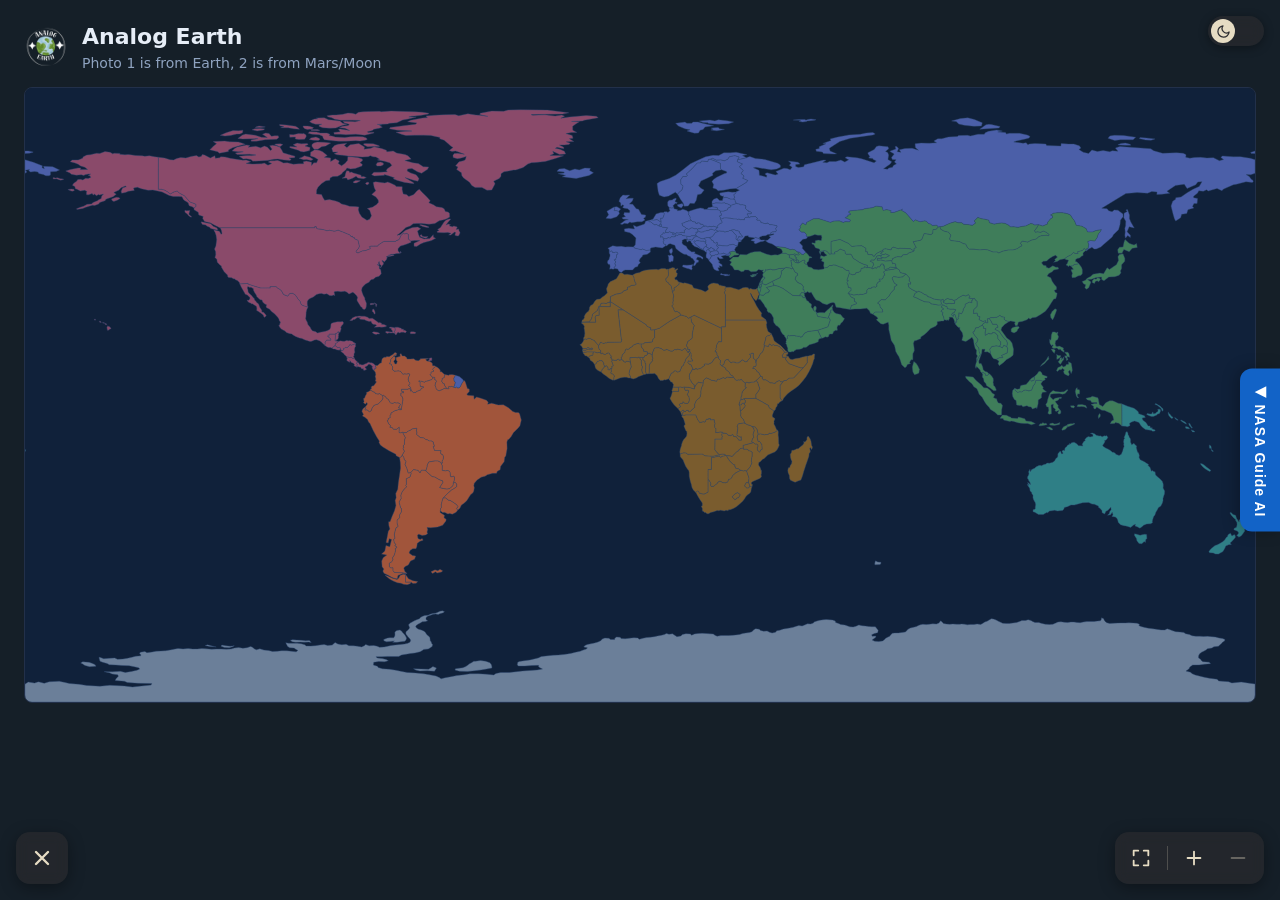
<file: map.html>
<!DOCTYPE html>
<html lang="tr">
<head>
  <meta charset="UTF-8">
  <meta name="viewport" content="width=device-width, initial-scale=1">
  <title>NSA Proje - Dünya Haritası</title>
  <link rel="stylesheet" href="style.css">
</head>
<body>
  <header class="top">
    <button id="menuBtn" aria-label="Menu">
  <img class="logo-dark"  src="images/menu.jpeg"       alt="☰">
  <img class="logo-light" src="images/menu.light.jpeg" alt="☰">
</button>
    <div>
      <h1>Analog Earth</h1>
      <p class="hint">Photo 1 is from Earth, 2 is from Mars/Moon</p>
    </div>
  </header>

  <div id="wrap">
    <svg id="map" viewBox="0 0 1000 500" preserveAspectRatio="none"></svg>
    <div id="selection"></div>
    <div id="popup" hidden></div>
  </div>

  <!-- Sağ alt kontroller -->
<div id="controls">
  <button id="fsBtn" title="Full screen" aria-label="Full screen">
    <svg class="ic-expand" viewBox="0 0 24 24"><path d="M4 9V4h5M15 4h5v5M20 15v5h-5M9 20H4v-5"/></svg>
    <svg class="ic-shrink" viewBox="0 0 24 24"><path d="M9 4v5H4M20 9h-5V4M15 20v-5h5M4 15h5v5"/></svg>
  </button>
  <span class="sep"></span>
  <button id="zoomIn" title="Zoom in" aria-label="Zoom in">
    <svg viewBox="0 0 24 24"><path d="M12 5v14M5 12h14"/></svg>
  </button>
  <button id="zoomOut" title="Zoom out" aria-label="Zoom out">
    <svg viewBox="0 0 24 24"><path d="M5 12h14"/></svg>
  </button>
</div>

<!-- Light / Dark switch -->
<button id="themeSwitch" role="switch" aria-checked="false" aria-label="Light mode" title="Light mode">
  <span class="knob">
    <svg class="ic-moon" viewBox="0 0 24 24"><path d="M21 12.8A9 9 0 1 1 11.2 3a7 7 0 0 0 9.8 9.8z"/></svg>
    <svg class="ic-sun" viewBox="0 0 24 24"><circle cx="12" cy="12" r="4"/><path d="M12 2v2M12 20v2M4.9 4.9l1.4 1.4M17.7 17.7l1.4 1.4M2 12h2M20 12h2M4.9 19.1l1.4-1.4M17.7 6.3l1.4-1.4"/></svg>
  </span>
</button>

<!-- A Projesi'ne dön -->
<a id="closeMap" href="index.html" title="Close" aria-label="Close map">
  <svg viewBox="0 0 24 24"><path d="M6 6l12 12M18 6L6 18"/></svg>
</a>
<!-- Yan panel -->
  <div id="overlay"></div>
  <aside id="panel">
    <div class="panel-head">
      <span>Menu</span>
      <button id="panelClose" class="x-btn" aria-label="Close">×</button>
    </div>
    <div id="panelList"></div>
  </aside>

  <!-- Düğmelere tıklayınca açılan ekran -->
  <div id="modal">
    <div class="modal-box">
      <button id="modalClose" class="x-btn" aria-label="Close">×</button>
      <h2 id="modalTitle"></h2>
      <div id="modalBody"></div>
    </div>
  </div>

<script src="d3.min.js"></script>
<script src="topojson-client.min.js"></script>
<script src="world.js"></script>
<script src="continents.js"></script>
<script src="points.js"></script>
<script src="texts.js"></script>
<script src="script.js"></script>
<script src="menu.js"></script>
<script src="filozoflar_nasa_asistan.js"></script>
</body>
</html>
</file>
<file: style.css>
* { box-sizing: border-box; }

body {
  margin: 0; padding: 24px; background: #151f28; color: #e6edf7;
  font-family: system-ui, -apple-system, "Segoe UI", sans-serif;
}
h1 { margin: 0 0 6px; font-size: 22px; }
.hint { margin: 0 0 16px; color: #8fa3c0; font-size: 14px; }

/* Harita alanı */
#wrap {
  position: relative; width: 100%; max-width: 1400px; margin: 0 auto;
  aspect-ratio: 2 / 1; user-select: none; cursor: crosshair;
  border: 1px solid #22304a; border-radius: 8px; overflow: hidden;
}
#map { width: 100%; height: 100%; display: block; }
.sphere  { fill: #10213a; }
.country { fill: #1d3557; stroke: #2e4a73; stroke-width: 0.4; }

/* ---------- NOKTALAR ---------- */

/* Her kıtanın parlama rengi (--glow) ve üzerine gelince açılan tonu (--glow-hi) */
.point.africa        { --glow: #ffc933; --glow-hi: #ffe596; }
.point.europe        { --glow: #7fc4ff; --glow-hi: #cfe9ff; }
.point.asia          { --glow: #3dff9a; --glow-hi: #b4ffd8; }
.point.north-america { --glow: #ff5fa8; --glow-hi: #ffc2de; }
.point.south-america { --glow: #ff6b3d; --glow-hi: #ffc0a8; }
.point.oceania       { --glow: #28e6e0; --glow-hi: #a8f7f4; }
.point.antarctica    { --glow: #d6ecff; --glow-hi: #ffffff; }

/* Varsayılan: seçilmemiş noktalar tamamen görünmez ve tıklanamaz */
.point {
  fill: var(--glow, #ffd54a);
  opacity: 0 !important;
  pointer-events: none !important;
  transform-box: fill-box;
  transform-origin: center;
}

/* Seçim alanındaki noktalar: görünür, kıta renginde parlar, tıklanabilir */
.point.active {
  opacity: 1 !important;
  pointer-events: auto !important;
  cursor: pointer;
  filter: drop-shadow(0 0 4px var(--glow, #ffd54a)) drop-shadow(0 0 8px var(--glow, #ffb300));
  animation: glow 1.8s ease-in-out infinite;
}

/* Üzerine gelince daha açık ve güçlü parlama */
.point.active:hover {
  fill: var(--glow-hi, #fff3b0);
  filter: drop-shadow(0 0 6px #fff) drop-shadow(0 0 14px var(--glow, #ffd54a)) drop-shadow(0 0 24px var(--glow, #ff9800));
  animation: pulse .7s ease-in-out infinite;
}

@keyframes glow {
  0%, 100% { transform: scale(1); }
  50%      { transform: scale(1.25); }
}
@keyframes pulse {
  0%, 100% { transform: scale(1.3); }
  50%      { transform: scale(1.9); }
}

/* ---------- SEÇİM DİKDÖRTGENİ ---------- */
#selection {
  position: absolute; display: none; pointer-events: none;
  border: 1.5px dashed #5cc8ff; background: rgba(92, 200, 255, .12);
}

/* ---------- AÇIKLAMA KUTUSU ---------- */
#popup {
  position: absolute; max-width: 260px; padding: 10px 14px; z-index: 5;
  background: #fff8dc; color: #1b1b1b; border-radius: 8px; cursor: default;
  box-shadow: 0 6px 24px rgba(0,0,0,.5); font-size: 14px; line-height: 1.4;
}
#popup[hidden] { display: none; }
#popup strong { display: block; margin-bottom: 4px; }

#popup { width: 260px; }

.slider {
  position: relative; height: 140px; overflow: hidden;
  border-radius: 6px; margin-bottom: 8px;
  touch-action: pan-y;          /* dokunmatikte yatay kaydırmayı bize bırak */
  cursor: grab;
}
.track { display: flex; height: 100%; }
.track img {
  flex: 0 0 100%; width: 100%; height: 100%;
  object-fit: cover; user-select: none;
}

.nav {
  position: absolute; top: 50%; transform: translateY(-50%);
  width: 26px; height: 26px; border: 0; border-radius: 50%;
  background: rgba(0,0,0,.5); color: #fff; font-size: 18px; line-height: 1;
  cursor: pointer; padding: 0;
}
.nav:hover { background: rgba(0,0,0,.75); }
.nav.prev { left: 6px; }
.nav.next { right: 6px; }

.dots {
  position: absolute; bottom: 6px; left: 0; right: 0;
  display: flex; justify-content: center; gap: 5px; pointer-events: none;
}
.dots i {
  width: 7px; height: 7px; border-radius: 50%;
  background: rgba(255,255,255,.5);
}
.dots i.on { background: #fff; }

/* ---------- ÜST BAŞLIK + MENÜ DÜĞMESİ ---------- */
.top { display: flex; align-items: center; gap: 14px; margin-bottom: 16px; }
.top .hint { margin: 0; }

#menuBtn {
  width: 44px; height: 44px; padding: 0; flex: none;
  border: 1px solid #2e4a73; border-radius: 10px; background: #10213a;
  color: #e6edf7; font-size: 22px; cursor: pointer; overflow: hidden;
  display: grid; place-items: center;
}
#menuBtn:hover { border-color: #5cc8ff; }
#menuBtn img { width: 100%; height: 100%; object-fit: cover; display: block; }

/* ---------- KARARTMA + YAN PANEL ---------- */
#overlay {
  position: fixed; inset: 0; z-index: 50;
  background: rgba(0, 0, 0, .78);
  opacity: 0; pointer-events: none; transition: opacity .25s;
}
#panel {
  position: fixed; top: 0; left: 0; bottom: 0; z-index: 60;
  width: 280px; max-width: 85vw;
  background: #0f1a2e; border-right: 1px solid #22304a;
  display: flex; flex-direction: column;
  transform: translateX(-100%); transition: transform .25s;
}
body.panel-open #overlay { opacity: 1; pointer-events: auto; }
body.panel-open #panel   { transform: none; }

.panel-head {
  display: flex; justify-content: space-between; align-items: center;
  padding: 14px 16px; font-weight: 600; border-bottom: 1px solid #22304a;
}
.x-btn {
  background: none; border: 0; color: #8fa3c0;
  font-size: 26px; line-height: 1; cursor: pointer;
}
.x-btn:hover { color: #fff; }

#panelList {
  overflow-y: auto; padding: 12px;
  display: flex; flex-direction: column; gap: 8px;
}
.menu-item {
  text-align: left; padding: 11px 14px;
  border: 1px solid #2e4a73; border-radius: 8px;
  background: #142238; color: #e6edf7;
  font: inherit; font-size: 14px; cursor: pointer;
}
.menu-item:hover { background: #1d3557; border-color: #5cc8ff; }
.menu-item.howto { background: #1d3557; border-color: #5cc8ff; font-weight: 600; }

/* ---------- AÇILAN EKRAN (MODAL) ---------- */
#modal {
  position: fixed; inset: 0; z-index: 100;
  display: none; align-items: center; justify-content: center;
  background: rgba(0, 0, 0, .55); padding: 20px;
}
#modal.open { display: flex; }
.modal-box {
  position: relative; width: 100%; max-width: 560px; max-height: 85vh;
  overflow-y: auto; padding: 24px;
  background: #142238; border: 1px solid #2e4a73; border-radius: 12px;
}
.modal-box .x-btn { position: absolute; top: 10px; right: 14px; }
.modal-box h2 { margin: 0 30px 14px 0; font-size: 20px; }
#modalBody img {
  display: block; width: 100%; border-radius: 8px; margin-bottom: 12px;
}
#modalBody p { margin: 0; line-height: 1.6; white-space: pre-line; }

/* ---------- SÖZLÜK ---------- */
#dictSearch {
  width: 100%; padding: 10px 12px; margin-bottom: 12px;
  border: 1px solid #2e4a73; border-radius: 8px;
  background: #0f1a2e; color: #e6edf7; font: inherit; font-size: 14px;
}
#dictSearch:focus { outline: none; border-color: #5cc8ff; }

#dictList { max-height: 55vh; overflow-y: auto; }

.dict-item {
  padding: 10px 2px; border-bottom: 1px solid #22304a;
  line-height: 1.5; white-space: pre-line;
}
.dict-item:last-child { border-bottom: 0; }

/* ---------- KITA RENKLERİ ---------- */
.country.africa        { fill: #7a5c2e; }
.country.europe        { fill: #4b5fa8; }
.country.asia          { fill: #3f7d5a; }
.country.north-america { fill: #8a4a6a; }
.country.south-america { fill: #a1553b; }
.country.oceania       { fill: #2f7f86; }
.country.antarctica    { fill: #6b7f99; }
.menu-item.africa        { color: #e0b36a; }
.menu-item.europe        { color: #8ea2ff; }
.menu-item.asia          { color: #6fd39a; }
.menu-item.north-america { color: #e58db8; }
.menu-item.south-america { color: #f0906f; }
.menu-item.oceania       { color: #5cc8d0; }
.menu-item.antarctica    { color: #a9bdd6; }

/* ---------- PANELDE KITA BAŞLIKLARI ---------- */
.continent-title {
  margin: 20px 4px 2px;
  padding-bottom: 6px;
  font-family: "Trebuchet MS", "Segoe UI", system-ui, sans-serif;
  font-size: 21px;
  font-weight: 800;
  letter-spacing: .05em;
  border-bottom: 1px solid rgba(255, 255, 255, .14);
}

.continent-title.africa        { color: #e0b36a; }
.continent-title.europe        { color: #8ea2ff; }
.continent-title.asia          { color: #6fd39a; }
.continent-title.north-america { color: #e58db8; }
.continent-title.south-america { color: #f0906f; }
.continent-title.oceania       { color: #5cc8d0; }
.continent-title.antarctica    { color: #a9bdd6; }

/* ---------- TAM EKRAN MODU (sadece body'de "fs" sınıfı varken) ---------- */
body.fs {
  margin: 0;
  padding: 0;
  height: 100vh;
  height: 100dvh;
  overflow: hidden;
  background: #10213a;
  display: flex;
  align-items: center;
  justify-content: center;
}

body.fs #wrap {
  width: min(100vw, 240vh);
  width: min(100vw, 240dvh);
  height: min(100vh, 62.5vw);
  height: min(100dvh, 62.5vw);
  aspect-ratio: auto;
  max-width: none;
  margin: 0;
  border: 0;
  border-radius: 0;
  touch-action: none;
}

body.fs .top {
  position: fixed;
  top: 12px;
  left: 12px;
  z-index: 20;
  margin: 0;
  padding: 8px 14px 8px 8px;
  max-width: calc(100vw - 24px);
  background: rgba(11, 18, 32, .72);
  border: 1px solid #22304a;
  border-radius: 12px;
  backdrop-filter: blur(4px);
}
body.fs .top h1 { font-size: 18px; }
body.fs .top .hint { font-size: 12px; }

/* ---------- SAĞ ALT KONTROLLER ---------- */
#controls {
  position: fixed;
  right: 16px;
  bottom: 16px;
  z-index: 30;
  display: flex;
  align-items: center;
  gap: 4px;
  padding: 6px;
  background: rgba(45, 45, 48, .62);
  border-radius: 14px;
  box-shadow: 0 4px 16px rgba(0, 0, 0, .35);
  backdrop-filter: blur(6px);
  -webkit-backdrop-filter: blur(6px);
}
#controls button {
  width: 40px; height: 40px; padding: 0;
  display: grid; place-items: center;
  border: 0; border-radius: 10px;
  background: transparent; color: #e6dcc3;
  cursor: pointer;
}
#controls button:hover  { background: rgba(230, 220, 195, .14); color: #f1e8d0; }
#controls button:active { background: rgba(230, 220, 195, .22); }
#controls button:disabled { opacity: .35; cursor: default; background: transparent; }
#controls svg {
  width: 22px; height: 22px;
  fill: none; stroke: currentColor; stroke-width: 2;
  stroke-linecap: round; stroke-linejoin: round;
}
#controls .sep { width: 1px; height: 24px; margin: 0 2px; background: rgba(230, 220, 195, .22); }

/* Tam ekran düğmesinin simgesi moda göre değişir */
.ic-shrink { display: none; }
body.fs .ic-expand { display: none; }
body.fs .ic-shrink { display: block; }

/* Yakınlaştırmada sınır çizgileri kalınlaşmasın, kaydırırken imleç değişsin */
.country { vector-effect: non-scaling-stroke; }
#wrap.panning { cursor: grabbing; }

/* ---------- KAYNAKLAR (SOURCE) ---------- */
#sourceList { max-height: 60vh; overflow-y: auto; }

.source-item {
  padding: 10px 2px;
  border-bottom: 1px solid #22304a;
  line-height: 1.5;
  white-space: pre-line;
  overflow-wrap: anywhere;
}
.source-item:last-child { border-bottom: 0; }

.source-item a {
  color: #8fd0ff;
  text-decoration: underline;
  text-underline-offset: 3px;
}
.source-item a:hover { color: #ffffff; }

/* ---------- LIGHT / DARK SWITCH ---------- */
#themeSwitch {
  position: fixed; top: 16px; right: 16px; z-index: 30;
  width: 56px; height: 30px; padding: 0;
  border: 0; border-radius: 15px;
  background: rgba(45, 45, 48, .62);
  box-shadow: 0 2px 10px rgba(0, 0, 0, .35);
  backdrop-filter: blur(6px);
  -webkit-backdrop-filter: blur(6px);
  cursor: pointer;
  transition: background .2s;
}
#themeSwitch[aria-checked="true"] { background: rgba(150, 120, 60, .8); }

#themeSwitch .knob {
  position: absolute; top: 3px; left: 3px;
  width: 24px; height: 24px; border-radius: 50%;
  background: #e6dcc3; color: #2d2d30;
  display: grid; place-items: center;
  transition: transform .2s;
}
#themeSwitch[aria-checked="true"] .knob { transform: translateX(26px); }

#themeSwitch svg {
  width: 15px; height: 15px;
  fill: none; stroke: currentColor; stroke-width: 2;
  stroke-linecap: round; stroke-linejoin: round;
}
.ic-sun { display: none; }
#themeSwitch[aria-checked="true"] .ic-sun  { display: block; }
#themeSwitch[aria-checked="true"] .ic-moon { display: none; }

/* ---------- LIGHT MODE ---------- */
body { transition: background .25s, color .25s; }

body.light { background: #ffffff; color: #14213d; }
body.light.fs { background: #dbe9f6; }
body.light .hint { color: #5b6b82; }
body.light #wrap { border-color: #b8c6d8; }
body.light.fs .top { background: rgba(255, 255, 255, .85); border-color: #c3d0e0; }
body.light #menuBtn { background: #ffffff; border-color: #c3d0e0; color: #14213d; }
body.light #menuBtn:hover { border-color: #3a7bd5; }

/* Harita */
body.light .sphere  { fill: #dbe9f6; }
body.light .country { fill: #c9d6e8; stroke: #9fb3cc; }
body.light .country.africa        { fill: #e6cf9f; }
body.light .country.europe        { fill: #b9c6f0; }
body.light .country.asia          { fill: #b5ddc4; }
body.light .country.north-america { fill: #efc3d8; }
body.light .country.south-america { fill: #f2c0ab; }
body.light .country.oceania       { fill: #aee0e2; }
body.light .country.antarctica    { fill: #d5e0ec; }

/* Noktalar: açık zeminde görünsün diye daha doygun renkler */
body.light .point               { --glow: #d98a00; --glow-hi: #ffc04d; }
body.light .point.africa        { --glow: #d68a00; --glow-hi: #ffb52e; }
body.light .point.europe        { --glow: #2563eb; --glow-hi: #6f9bff; }
body.light .point.asia          { --glow: #0f9d58; --glow-hi: #34d17f; }
body.light .point.north-america { --glow: #d6246e; --glow-hi: #ff5f9e; }
body.light .point.south-america { --glow: #e04e1f; --glow-hi: #ff8a5c; }
body.light .point.oceania       { --glow: #0aa5a8; --glow-hi: #3fd6d9; }
body.light .point.antarctica    { --glow: #4a7fb0; --glow-hi: #7fb3e6; }

/* Seçim dikdörtgeni */
body.light #selection { border-color: #1d6fd1; background: rgba(29, 111, 209, .12); }

/* Yan panel */
body.light #panel { background: #ffffff; border-right-color: #c3d0e0; }
body.light .panel-head { color: #14213d; border-bottom-color: #d5dde9; }
body.light .x-btn { color: #5b6b82; }
body.light .x-btn:hover { color: #000000; }
body.light .menu-item { background: #f1f5fa; border-color: #c3d0e0; color: #14213d; }
body.light .menu-item:hover { background: #e3ebf5; border-color: #3a7bd5; }
body.light .menu-item.howto { background: #e3ebf5; border-color: #3a7bd5; }

/* Panelde kıta renkli yazılar ve başlıklar (açık zeminde koyu tonlar) */
body.light .menu-item.africa,        body.light .continent-title.africa        { color: #8a5a00; }
body.light .menu-item.europe,        body.light .continent-title.europe        { color: #2d4fc0; }
body.light .menu-item.asia,          body.light .continent-title.asia          { color: #1b7a49; }
body.light .menu-item.north-america, body.light .continent-title.north-america { color: #b02a6a; }
body.light .menu-item.south-america, body.light .continent-title.south-america { color: #b8431a; }
body.light .menu-item.oceania,       body.light .continent-title.oceania       { color: #0b7f84; }
body.light .menu-item.antarctica,    body.light .continent-title.antarctica    { color: #4a6a8a; }
body.light .continent-title { border-bottom-color: rgba(20, 33, 61, .15); }

/* Açılan ekran, sözlük ve kaynaklar */
body.light .modal-box { background: #ffffff; border-color: #c3d0e0; color: #14213d; }
body.light #dictSearch { background: #f5f8fc; border-color: #c3d0e0; color: #14213d; }
body.light #dictSearch:focus { border-color: #3a7bd5; }
body.light .dict-item, body.light .source-item { border-bottom-color: #d5dde9; }
body.light .source-item a { color: #1d5fc4; }
body.light .source-item a:hover { color: #000000; }

/* ---------- LIGHT MODE: DAHA KOYU KITA RENKLERİ ---------- */
body.light .sphere  { fill: #d3e3f3; }
body.light .country { fill: #b4c3d6; stroke: rgba(255, 255, 255, .65); }
body.light .country.africa        { fill: #d9a441; }
body.light .country.europe        { fill: #6b86e0; }
body.light .country.asia          { fill: #4fb77c; }
body.light .country.north-america { fill: #e07aa8; }
body.light .country.south-america { fill: #e0825c; }
body.light .country.oceania       { fill: #3fb8bd; }
body.light .country.antarctica    { fill: #9fb7d1; }

/* Noktalar koyu zeminde de seçilsin: beyaz halka, kıta renginde parlama */
body.light .point {
  stroke: #ffffff;
  stroke-width: 1.5px;
  vector-effect: non-scaling-stroke;
}
body.light .point.africa        { --glow: #b86e00; --glow-hi: #ffc04d; }
body.light .point.europe        { --glow: #1e3fbf; --glow-hi: #6f9bff; }
body.light .point.asia          { --glow: #0b7a41; --glow-hi: #34d17f; }
body.light .point.north-america { --glow: #b01658; --glow-hi: #ff5f9e; }
body.light .point.south-america { --glow: #bd3a10; --glow-hi: #ff8a5c; }
body.light .point.oceania       { --glow: #07797c; --glow-hi: #3fd6d9; }
body.light .point.antarctica    { --glow: #2f5f90; --glow-hi: #7fb3e6; }

/* ---------- KONTROL KUTUSU SÜRÜKLENEBİLİR ---------- */
#controls {
  cursor: grab;
  user-select: none;
  -webkit-user-select: none;
  touch-action: none;
}
#controls.dragging { box-shadow: 0 8px 24px rgba(0, 0, 0, .45); }
#controls.dragging, #controls.dragging * { cursor: grabbing; }

/* Logo düğmesinin çizgisini kaldır */
#menuBtn,
#menuBtn:hover,
#menuBtn:focus,
#menuBtn:focus-visible {
  border: 0;
  outline: none;
}

/* ---------- MODA GÖRE LOGO ---------- */
#menuBtn .logo-light { display: none; }

body.light #menuBtn .logo-dark  { display: none; }
body.light #menuBtn .logo-light { display: block; }

/* ---------- A PROJESİNE DÖN (SOL ALT ÇARPI) ---------- */
#closeMap {
  position: fixed; left: 16px; bottom: 16px; z-index: 30;
  width: 52px; height: 52px;
  display: grid; place-items: center;
  border-radius: 14px;
  background: rgba(45, 45, 48, .62);
  color: #e6dcc3;
  box-shadow: 0 4px 16px rgba(0, 0, 0, .35);
  backdrop-filter: blur(6px);
  -webkit-backdrop-filter: blur(6px);
  text-decoration: none;
}
#closeMap:hover { background: rgba(230, 220, 195, .18); color: #f1e8d0; }
#closeMap svg {
  width: 24px; height: 24px;
  fill: none; stroke: currentColor; stroke-width: 2.4; stroke-linecap: round;
}
</file>
